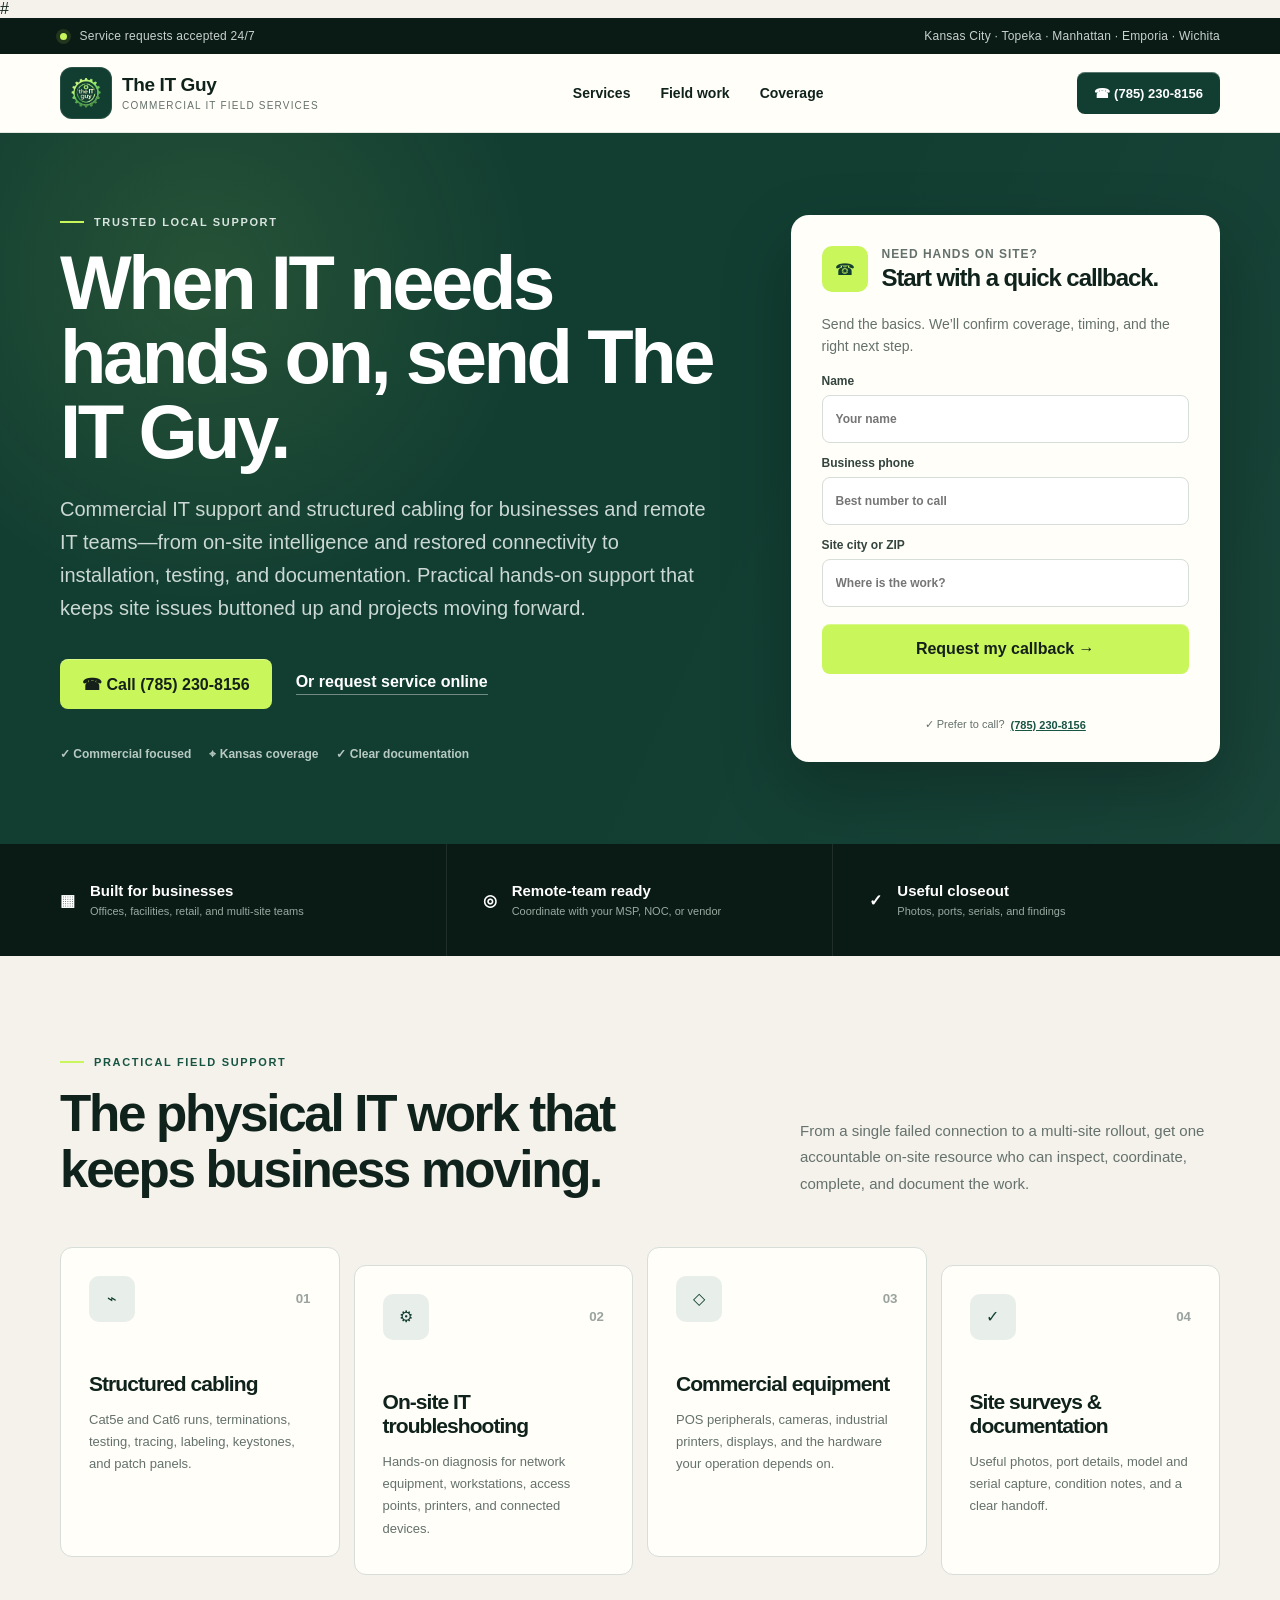
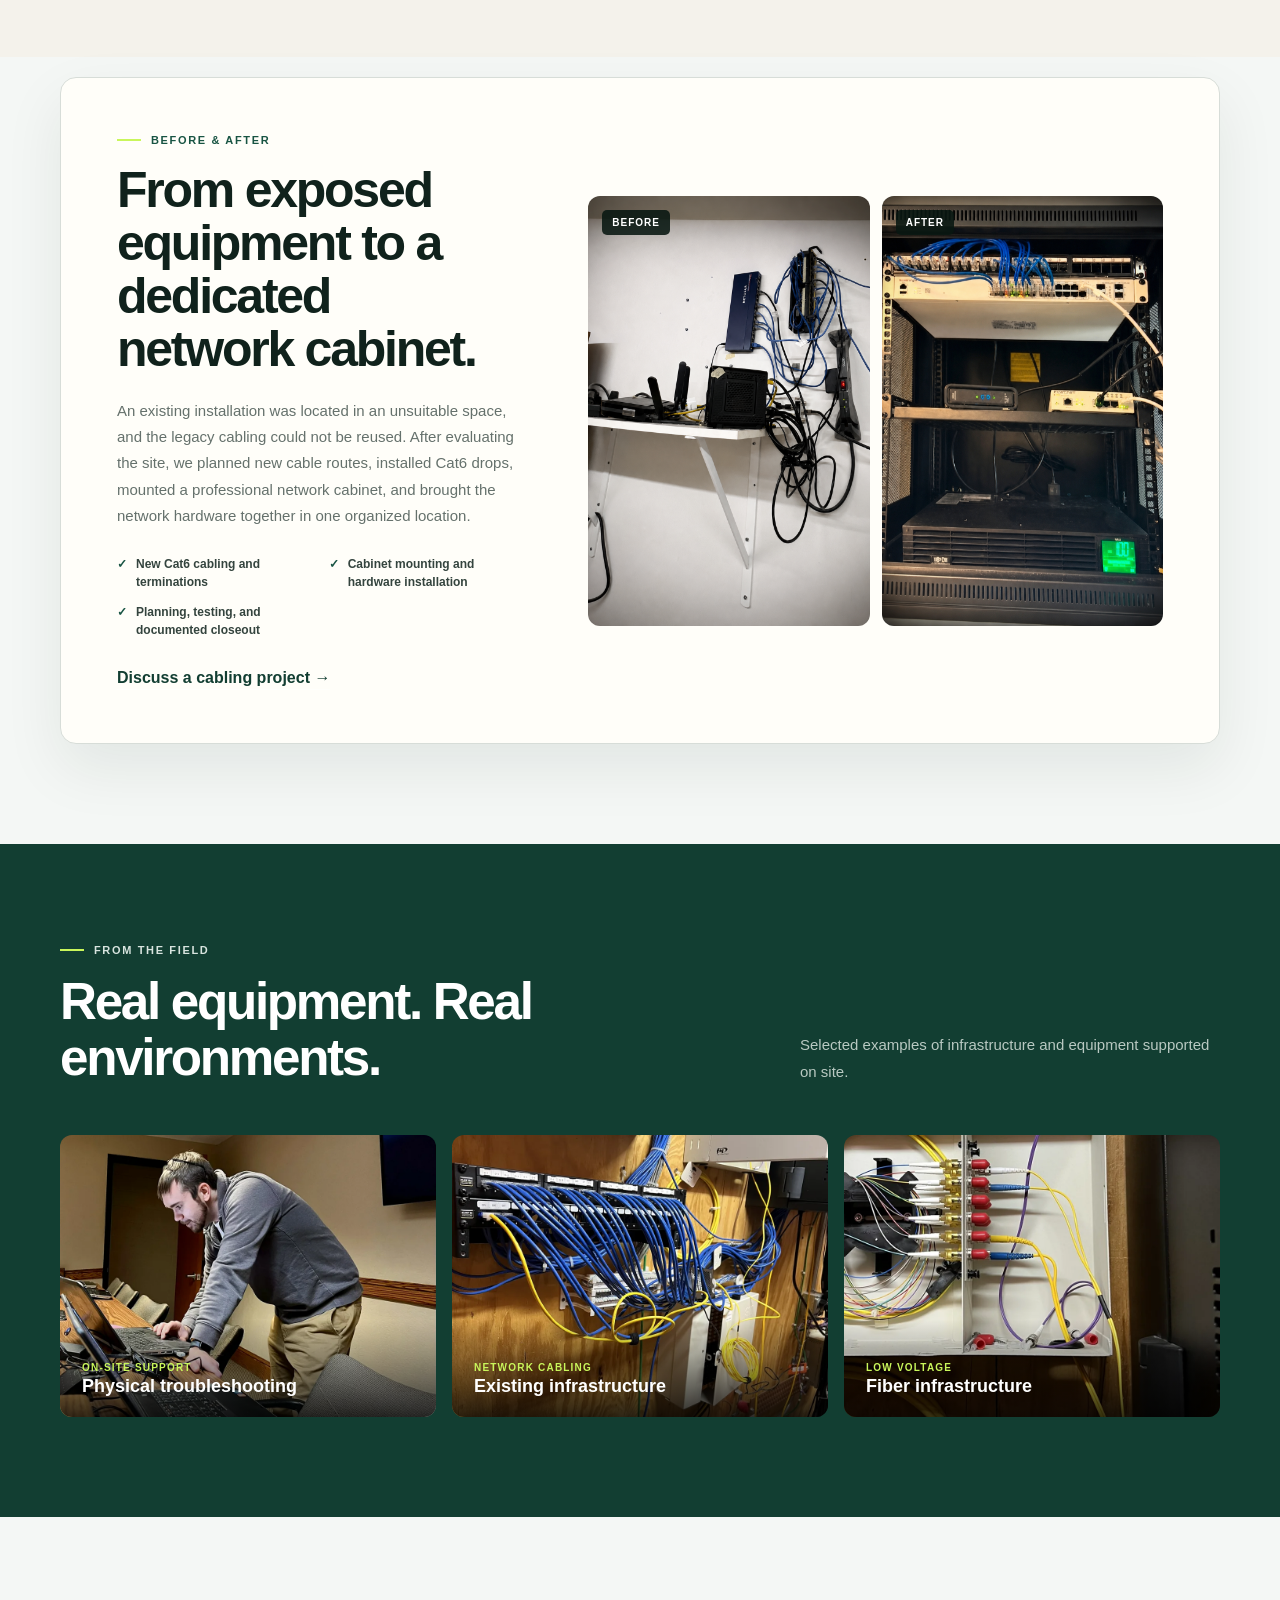
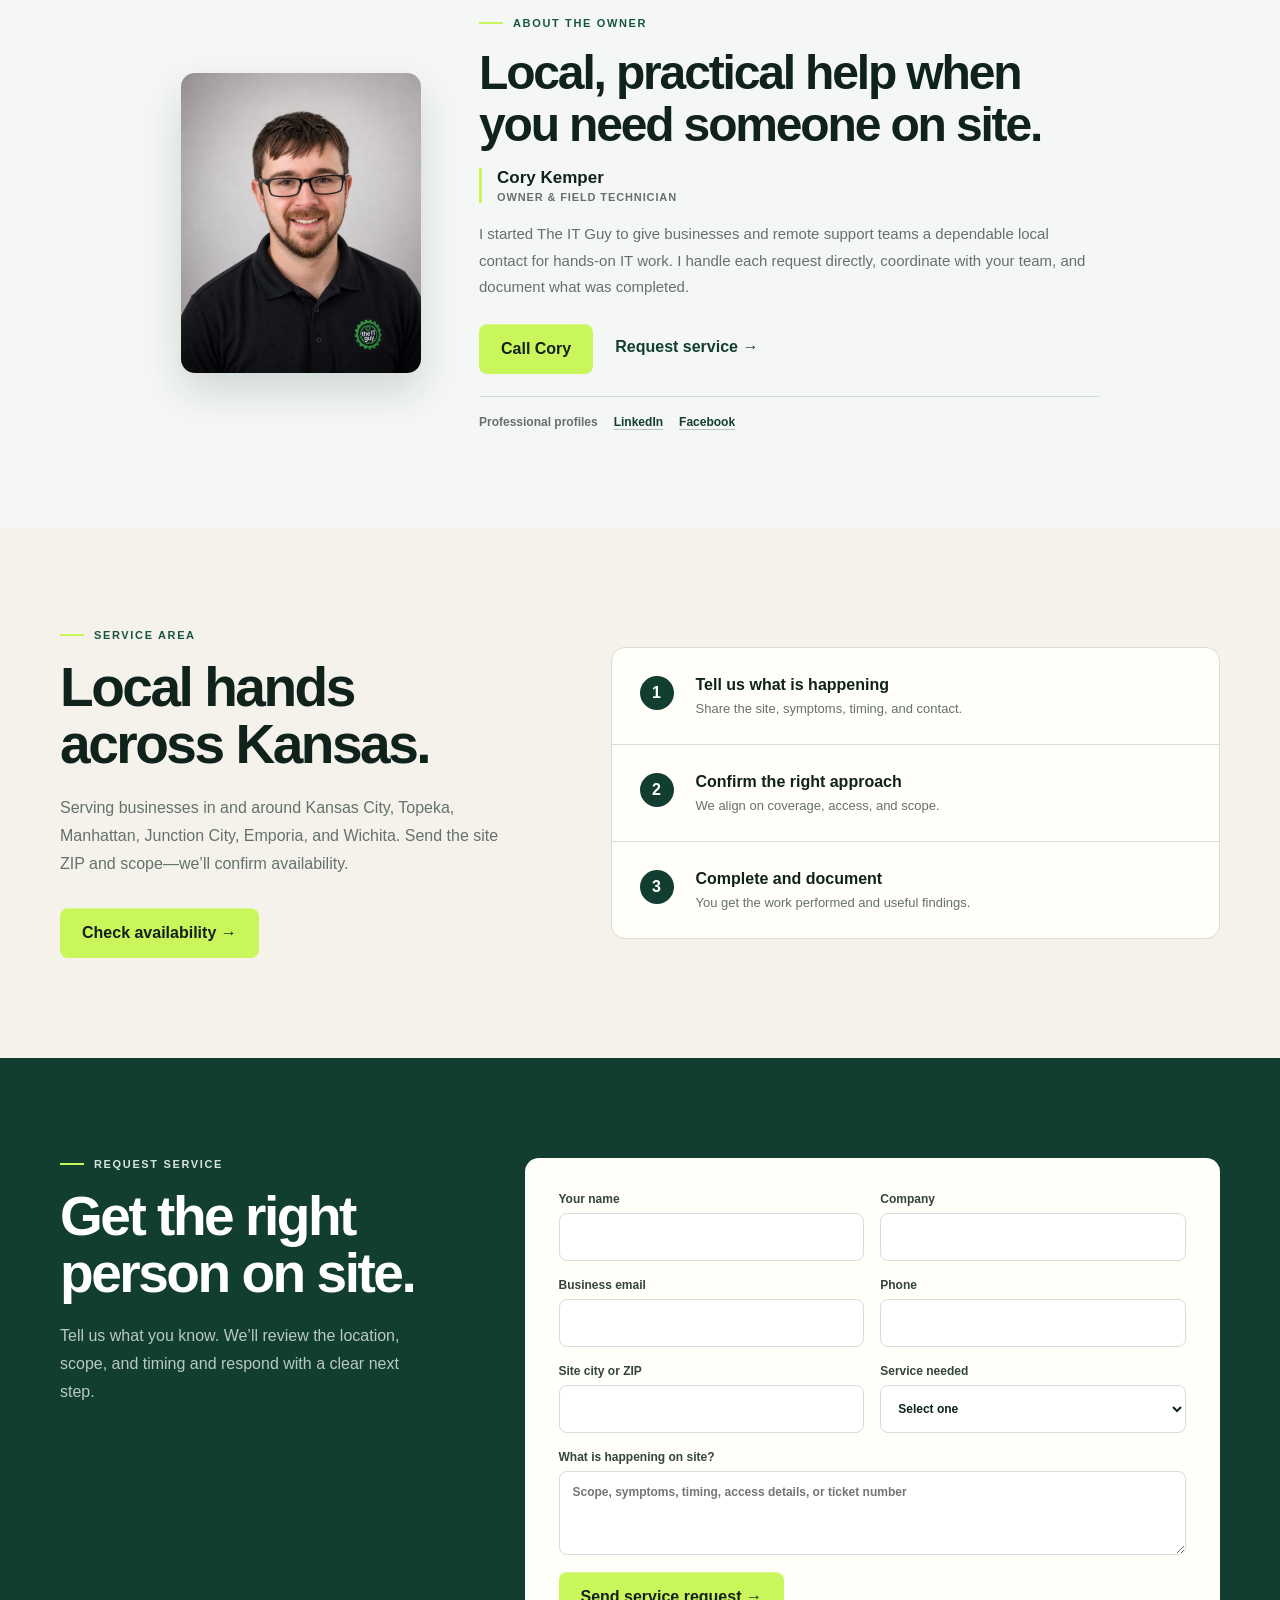
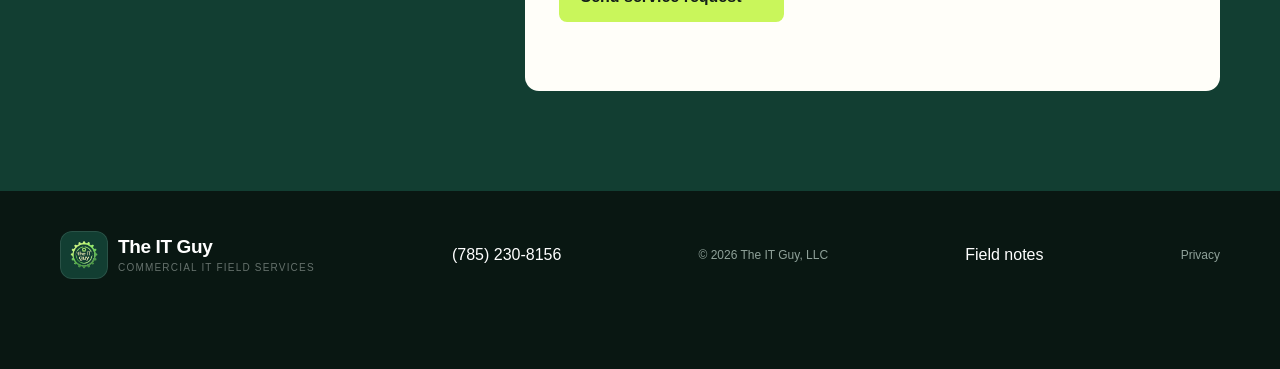
<file: index.html>
<!doctype html><html lang="en"><head>
<meta charset="utf-8"><meta name="viewport" content="width=device-width,initial-scale=1">
<title>Commercial On-Site IT Support &amp; Cabling in Kansas | The IT Guy</title>
<meta name="description" content="Commercial on-site IT support, structured cabling, hardware troubleshooting, site surveys, and clear documentation across Kansas.">
<link rel="canonical" href="https://sendtheitguy.com/"><link rel="icon" href="translogo.png">
<meta property="og:type" content="website"><meta property="og:title" content="When IT needs hands on, send The IT Guy."><meta property="og:description" content="Commercial IT support and structured cabling across Kansas."><meta property="og:url" content="https://sendtheitguy.com/"><meta property="og:image" content="https://sendtheitguy.com/og.png"><meta name="twitter:card" content="summary_large_image">
<link rel="stylesheet" href="styles.css"><link rel="stylesheet" href="photos-a.css"><link rel="stylesheet" href="photos-b.css">
#<script async src="https://www.googletagmanager.com/gtag/js?id=AW-18358813765"></script><script>window.dataLayer=window.dataLayer||[];function gtag(){dataLayer.push(arguments)}window.gtag=gtag;gtag('js',new Date());gtag('config','AW-18358813765');gtag('config','AW-18358813765/Nq10CK-Bj-wcEMWIlbJE',{'phone_conversion_number':'(620) 591-3188'});</script>
<script type="application/ld+json">{"@context":"https://schema.org","@type":"ProfessionalService","@id":"https://sendtheitguy.com/#business","name":"The IT Guy, LLC","url":"https://sendtheitguy.com","telephone":"+1-785-230-8156","areaServed":["Kansas City","Topeka","Manhattan","Junction City","Emporia","Wichita"],"description":"Commercial on-site IT support, structured cabling, hardware troubleshooting, site surveys, and documentation across Kansas."}</script>
</head><body>
<div class="topline"><div class="wrap topline-inner"><span><span class="pulse"></span> Service requests accepted 24/7</span><span class="topline-areas">Kansas City · Topeka · Manhattan · Emporia · Wichita</span></div></div>
<header class="site-header"><div class="wrap header-inner"><a class="brand" href="#top" aria-label="The IT Guy home"><img src="translogo.png" alt="" width="52" height="52"><span><strong>The IT Guy</strong><small>Commercial IT field services</small></span></a><nav aria-label="Primary navigation"><a href="#services">Services</a><a href="#field-work">Field work</a><a href="#coverage">Coverage</a></nav><a class="button button-small track-call" href="tel:+17852308156">☎ (785) 230-8156</a></div></header>
<main>
<section class="hero" id="top"><div class="wrap hero-grid"><div class="hero-copy"><p class="eyebrow"><span></span> Trusted local support</p><h1>When IT needs hands on, send The IT Guy.</h1><p class="hero-lead">Commercial IT support and structured cabling for businesses and remote IT teams—from on-site intelligence and restored connectivity to installation, testing, and documentation. Practical hands-on support that keeps site issues buttoned up and projects moving forward.</p><div class="hero-actions"><a class="button track-call" href="tel:+17852308156">☎ Call (785) 230-8156</a><a class="text-link" href="#request-service">Or request service online</a></div><div class="hero-trust"><span>✓ Commercial focused</span><span>⌖ Kansas coverage</span><span>✓ Clear documentation</span></div></div>
<aside class="lead-card" aria-label="Request a callback"><div class="lead-card-heading"><span class="icon-box">☎</span><div><p>Need hands on site?</p><h2>Start with a quick callback.</h2></div></div><p class="lead-card-copy">Send the basics. We’ll confirm coverage, timing, and the right next step.</p><form class="service-form" action="https://formspree.io/f/xbdzeonw" method="post"><label>Name<input name="name" autocomplete="name" required placeholder="Your name"></label><label>Business phone<input name="phone" type="tel" autocomplete="tel" required placeholder="Best number to call"></label><label>Site city or ZIP<input name="site_location" autocomplete="postal-code" required placeholder="Where is the work?"></label><input class="bot-field" name="_gotcha" tabindex="-1" autocomplete="off" aria-hidden="true"><input type="hidden" name="subject" value="New callback request from sendtheitguy.com"><button class="button form-button" type="submit">Request my callback →</button><p class="form-status" role="status" aria-live="polite"></p></form><p class="microcopy">✓ Prefer to call? <a class="track-call" href="tel:+17852308156">(785) 230-8156</a></p></aside></div></section>
<section class="proof-bar"><div class="wrap proof-grid"><div><b>▦</b><p><strong>Built for businesses</strong><span>Offices, facilities, retail, and multi-site teams</span></p></div><div><b>◎</b><p><strong>Remote-team ready</strong><span>Coordinate with your MSP, NOC, or vendor</span></p></div><div><b>✓</b><p><strong>Useful closeout</strong><span>Photos, ports, serials, and findings</span></p></div></div></section>
<section class="section" id="services"><div class="wrap"><div class="section-heading"><div><p class="eyebrow dark"><span></span> Practical field support</p><h2>The physical IT work that keeps business moving.</h2></div><p>From a single failed connection to a multi-site rollout, get one accountable on-site resource who can inspect, coordinate, complete, and document the work.</p></div><div class="service-grid">
<article class="service-card"><div class="service-top"><span class="icon-box pale">⌁</span><small>01</small></div><h3>Structured cabling</h3><p>Cat5e and Cat6 runs, terminations, testing, tracing, labeling, keystones, and patch panels.</p></article><article class="service-card"><div class="service-top"><span class="icon-box pale">⚙</span><small>02</small></div><h3>On-site IT troubleshooting</h3><p>Hands-on diagnosis for network equipment, workstations, access points, printers, and connected devices.</p></article><article class="service-card"><div class="service-top"><span class="icon-box pale">◇</span><small>03</small></div><h3>Commercial equipment</h3><p>POS peripherals, cameras, industrial printers, displays, and the hardware your operation depends on.</p></article><article class="service-card"><div class="service-top"><span class="icon-box pale">✓</span><small>04</small></div><h3>Site surveys &amp; documentation</h3><p>Useful photos, port details, model and serial capture, condition notes, and a clear handoff.</p></article></div></div></section>
<section class="section case-study-section" aria-labelledby="network-overhaul-title"><div class="wrap case-study-grid"><div class="case-study-copy"><p class="eyebrow dark"><span></span> Before &amp; after</p><h2 id="network-overhaul-title">From exposed equipment to a dedicated network cabinet.</h2><p>An existing installation was located in an unsuitable space, and the legacy cabling could not be reused. After evaluating the site, we planned new cable routes, installed Cat6 drops, mounted a professional network cabinet, and brought the network hardware together in one organized location.</p><ul class="case-study-facts"><li>New Cat6 cabling and terminations</li><li>Cabinet mounting and hardware installation</li><li>Planning, testing, and documented closeout</li></ul><a class="text-link dark-link" href="#request-service">Discuss a cabling project →</a></div><div class="before-after" aria-label="Network infrastructure before and after"><figure><span>Before</span><img src="network-overhaul-before-focused-v2.png" alt="Exposed network equipment in its original unsuitable location" width="1122" height="1402" loading="lazy"></figure><figure><span>After</span><img src="network-overhaul-after-focused.png" alt="Network hardware organized inside a professionally mounted cabinet" width="1122" height="1402" loading="lazy"></figure></div></div></section>
<section class="section field-section" id="field-work"><div class="wrap"><div class="section-heading light"><div><p class="eyebrow"><span></span> From the field</p><h2>Real equipment. Real environments.</h2></div><p>Selected examples of infrastructure and equipment supported on site.</p></div><div class="photo-grid"><figure class="project-card" data-photo="on-site"><div class="project-card__image" role="img" aria-label="Physical troubleshooting commercial field work"></div><figcaption><span>On-site support</span><strong>Physical troubleshooting</strong></figcaption></figure><figure class="project-card" data-photo="cabling"><div class="project-card__image" role="img" aria-label="Existing commercial network infrastructure"></div><figcaption><span>Network cabling</span><strong>Existing infrastructure</strong></figcaption></figure><figure class="project-card" data-photo="fiber"><div class="project-card__image" role="img" aria-label="Fiber infrastructure field work"></div><figcaption><span>Low voltage</span><strong>Fiber infrastructure</strong></figcaption></figure></div></div></section>
<section class="section owner-section" id="owner"><div class="wrap owner-grid"><img class="owner-photo" src="cory-kemper-owner.jpg" alt="Cory Kemper, owner of The IT Guy" width="960" height="1200" loading="lazy"><div class="owner-copy"><p class="eyebrow dark"><span></span> About the owner</p><h2>Local, practical help when you need someone on site.</h2><p class="owner-name"><strong>Cory Kemper</strong><span>Owner &amp; Field Technician</span></p><p>I started The IT Guy to give businesses and remote support teams a dependable local contact for hands-on IT work. I handle each request directly, coordinate with your team, and document what was completed.</p><div class="owner-actions"><a class="button track-call" href="tel:+17852308156">Call Cory</a><a class="text-link dark-link" href="#request-service">Request service →</a></div><p class="owner-socials"><span>Professional profiles</span><a href="https://www.linkedin.com/in/cory-kemper-9ba8a3a3/" target="_blank" rel="noopener noreferrer">LinkedIn</a><a href="https://www.facebook.com/CoryTheITGuy" target="_blank" rel="noopener noreferrer">Facebook</a></p></div></div></section>
<section class="section coverage-section" id="coverage"><div class="wrap coverage-grid"><div><p class="eyebrow dark"><span></span> Service area</p><h2>Local hands across Kansas.</h2><p>Serving businesses in and around Kansas City, Topeka, Manhattan, Junction City, Emporia, and Wichita. Send the site ZIP and scope—we’ll confirm availability.</p><a class="button" href="#request-service">Check availability →</a></div><div class="steps"><article><span>1</span><div><strong>Tell us what is happening</strong><p>Share the site, symptoms, timing, and contact.</p></div></article><article><span>2</span><div><strong>Confirm the right approach</strong><p>We align on coverage, access, and scope.</p></div></article><article><span>3</span><div><strong>Complete and document</strong><p>You get the work performed and useful findings.</p></div></article></div></div></section>
<section class="section request-section" id="request-service"><div class="wrap request-grid"><div><p class="eyebrow"><span></span> Request service</p><h2>Get the right person on site.</h2><p>Tell us what you know. We’ll review the location, scope, and timing and respond with a clear next step.</p></div><form class="full-form service-form" action="https://formspree.io/f/xbdzeonw" method="post"><div class="form-row"><label>Your name<input name="name" autocomplete="name" required></label><label>Company<input name="company" autocomplete="organization" required></label></div><div class="form-row"><label>Business email<input name="email" type="email" autocomplete="email" required></label><label>Phone<input name="phone" type="tel" autocomplete="tel" required></label></div><div class="form-row"><label>Site city or ZIP<input name="site_location" autocomplete="postal-code" required></label><label>Service needed<select name="service_type" required><option value="" selected disabled>Select one</option><option>Structured cabling or data line</option><option>On-site IT troubleshooting</option><option>Commercial equipment or peripherals</option><option>Site survey or documentation</option><option>Multi-site or ongoing support</option></select></label></div><label>What is happening on site?<textarea name="message" rows="4" required placeholder="Scope, symptoms, timing, access details, or ticket number"></textarea></label><input class="bot-field" name="_gotcha" tabindex="-1" autocomplete="off" aria-hidden="true"><input type="hidden" name="subject" value="New qualified service request from sendtheitguy.com"><button class="button" type="submit">Send service request →</button><p class="form-status" role="status" aria-live="polite"></p></form></div></section>
</main><footer><div class="wrap footer-inner"><a class="brand" href="#top"><img src="translogo.png" alt="" width="48" height="48"><span><strong>The IT Guy</strong><small>Commercial IT field services</small></span></a><a class="track-call" href="tel:+17852308156">(785) 230-8156</a><p>© 2026 The IT Guy, LLC</p><a href="field-notes.html">Field notes</a><a href="privacy.html">Privacy</a></div></footer><div class="mobile-cta"><a class="button button-call track-call" href="tel:+16205913188">☎ Call now</a><a class="button button-request" href="#request-service">Request service</a></div><script src="script.js" defer></script></body></html>
</file>
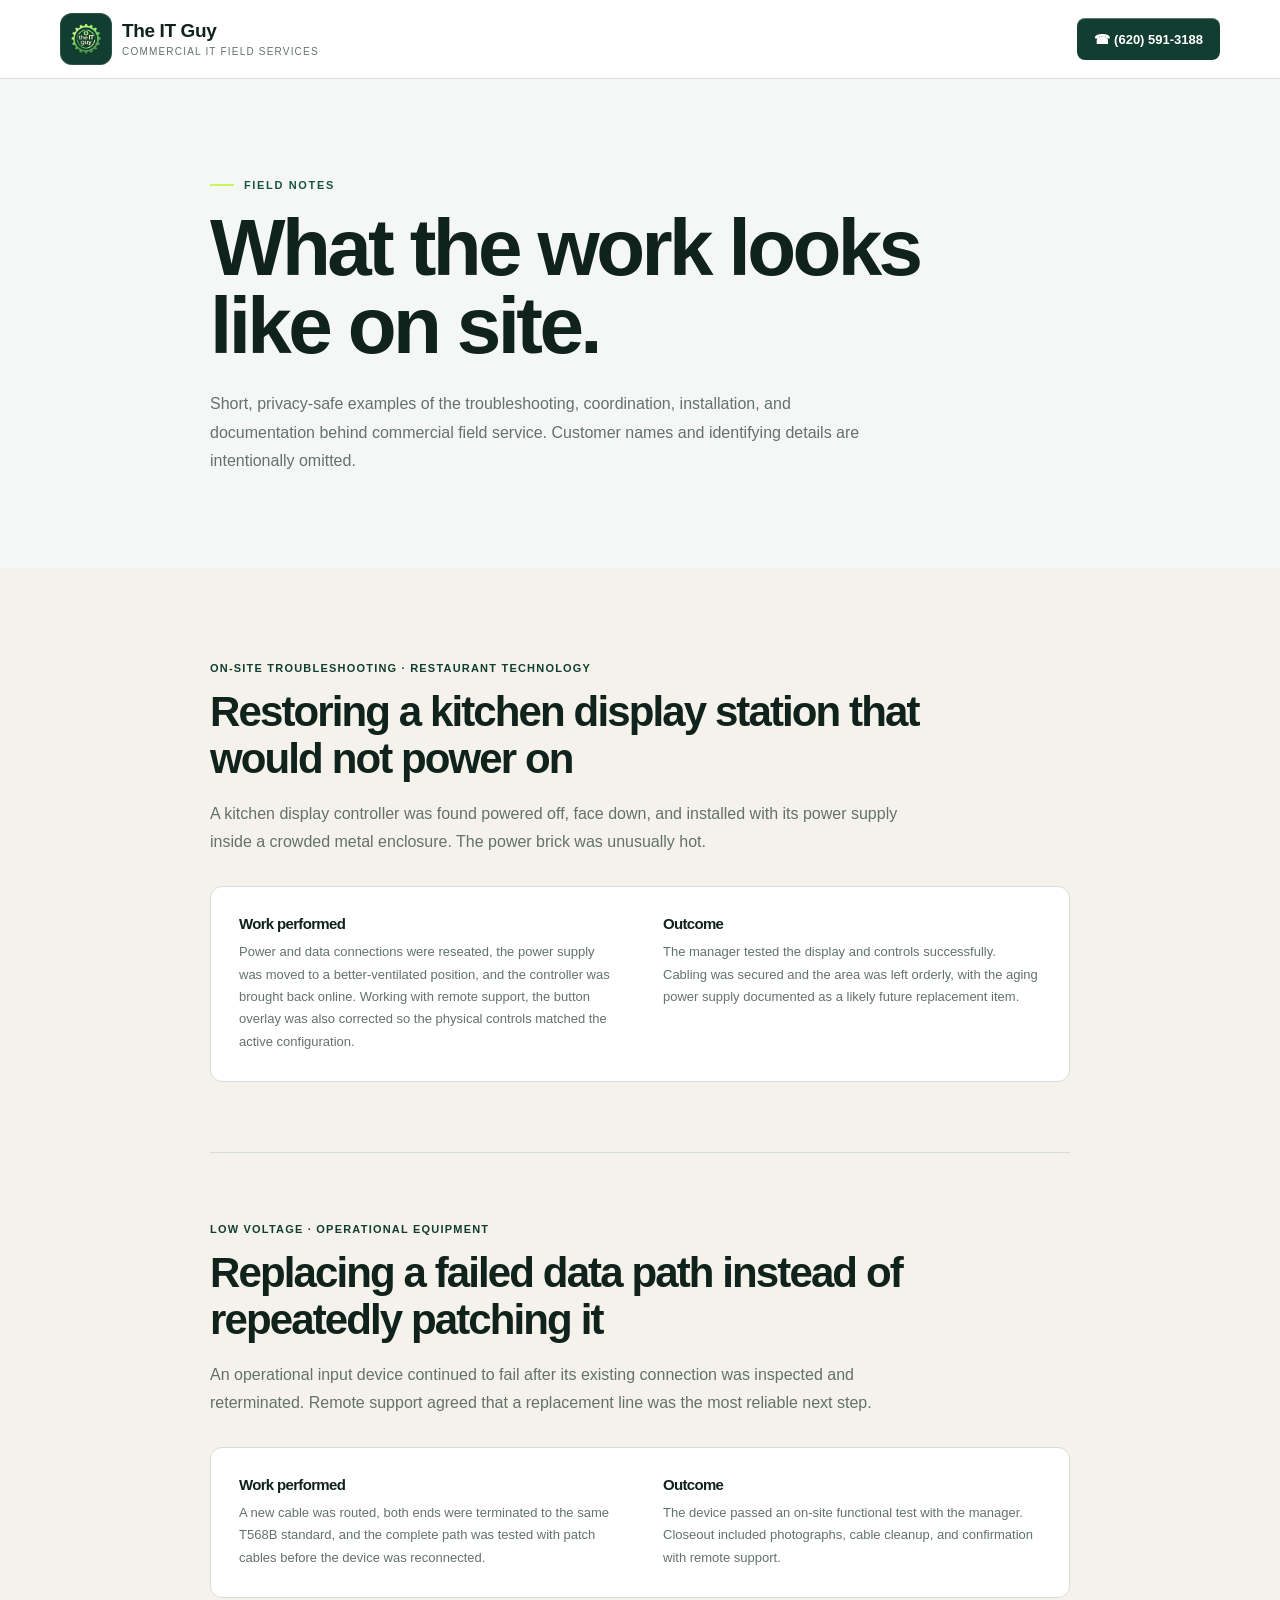
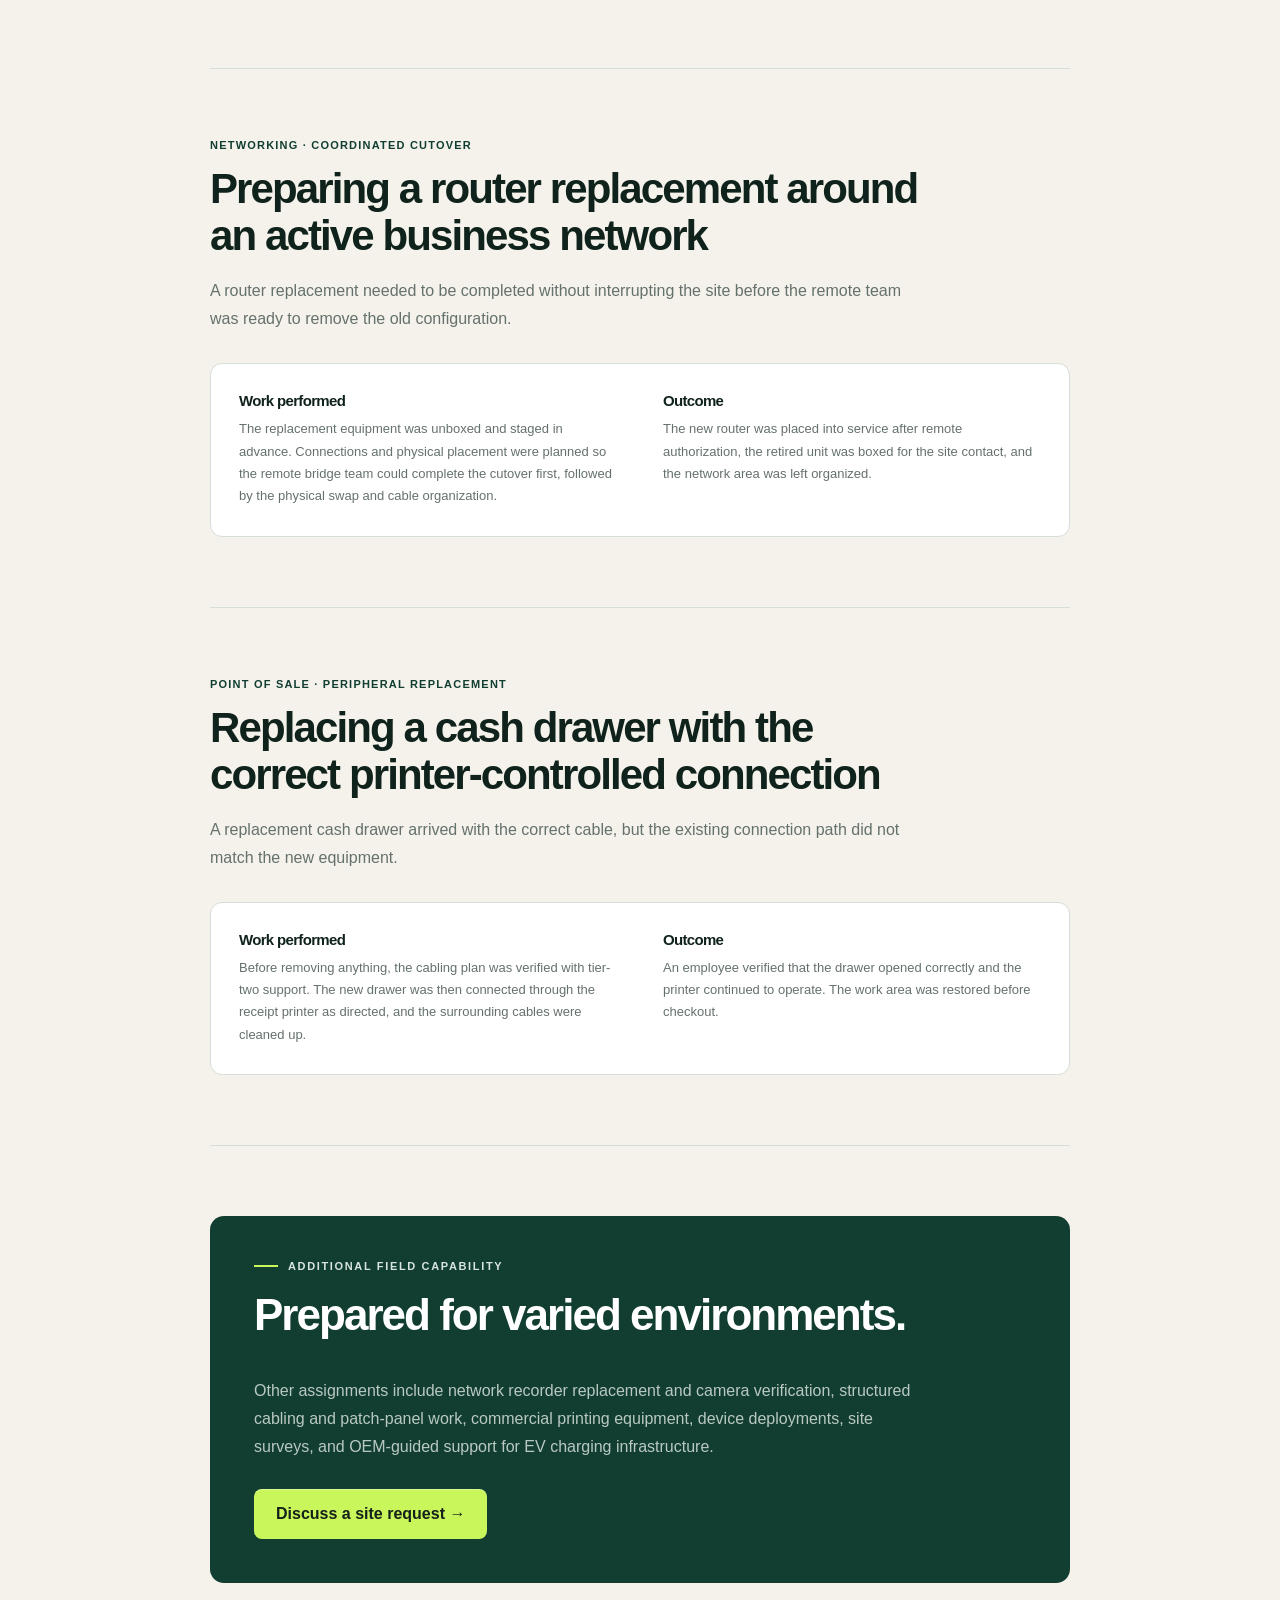
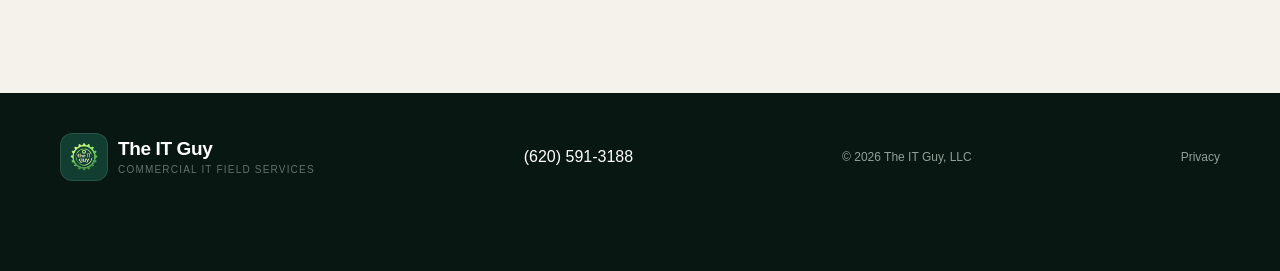
<file: field-notes.html>
<!doctype html>
<html lang="en">
<head>
  <meta charset="utf-8">
  <meta name="viewport" content="width=device-width,initial-scale=1">
  <title>Field Notes | Commercial IT Work in Kansas | The IT Guy</title>
  <meta name="description" content="Selected field notes from commercial IT support, structured cabling, network cutovers, point-of-sale troubleshooting, and equipment service across Kansas.">
  <link rel="canonical" href="https://sendtheitguy.com/field-notes.html">
  <link rel="icon" href="translogo.png">
  <link rel="stylesheet" href="styles.css">
  <script async src="https://www.googletagmanager.com/gtag/js?id=AW-18358813765"></script>
  <script>window.dataLayer=window.dataLayer||[];function gtag(){dataLayer.push(arguments)}window.gtag=gtag;gtag('js',new Date());gtag('config','AW-18358813765');gtag('config','AW-18358813765/Nq10CK-Bj-wcEMWIlbJE',{'phone_conversion_number':'(620) 591-3188'});</script>
</head>
<body class="notes-page">
  <header class="notes-header"><div class="wrap header-inner"><a class="brand" href="index.html"><img src="translogo.png" alt="" width="52" height="52"><span><strong>The IT Guy</strong><small>Commercial IT field services</small></span></a><a class="button button-small track-call" href="tel:+16205913188">☎ (620) 591-3188</a></div></header>
  <main>
    <section class="notes-intro"><div class="notes-wrap"><p class="eyebrow dark"><span></span> Field notes</p><h1>What the work looks like on site.</h1><p>Short, privacy-safe examples of the troubleshooting, coordination, installation, and documentation behind commercial field service. Customer names and identifying details are intentionally omitted.</p></div></section>
    <section class="notes-list"><div class="notes-wrap">
      <article class="field-note" id="kitchen-display"><p class="note-kicker">On-site troubleshooting · Restaurant technology</p><h2>Restoring a kitchen display station that would not power on</h2><p class="note-summary">A kitchen display controller was found powered off, face down, and installed with its power supply inside a crowded metal enclosure. The power brick was unusually hot.</p><div class="note-details"><div><h3>Work performed</h3><p>Power and data connections were reseated, the power supply was moved to a better-ventilated position, and the controller was brought back online. Working with remote support, the button overlay was also corrected so the physical controls matched the active configuration.</p></div><div><h3>Outcome</h3><p>The manager tested the display and controls successfully. Cabling was secured and the area was left orderly, with the aging power supply documented as a likely future replacement item.</p></div></div></article>
      <article class="field-note" id="data-line"><p class="note-kicker">Low voltage · Operational equipment</p><h2>Replacing a failed data path instead of repeatedly patching it</h2><p class="note-summary">An operational input device continued to fail after its existing connection was inspected and reterminated. Remote support agreed that a replacement line was the most reliable next step.</p><div class="note-details"><div><h3>Work performed</h3><p>A new cable was routed, both ends were terminated to the same T568B standard, and the complete path was tested with patch cables before the device was reconnected.</p></div><div><h3>Outcome</h3><p>The device passed an on-site functional test with the manager. Closeout included photographs, cable cleanup, and confirmation with remote support.</p></div></div></article>
      <article class="field-note" id="network-cutover"><p class="note-kicker">Networking · Coordinated cutover</p><h2>Preparing a router replacement around an active business network</h2><p class="note-summary">A router replacement needed to be completed without interrupting the site before the remote team was ready to remove the old configuration.</p><div class="note-details"><div><h3>Work performed</h3><p>The replacement equipment was unboxed and staged in advance. Connections and physical placement were planned so the remote bridge team could complete the cutover first, followed by the physical swap and cable organization.</p></div><div><h3>Outcome</h3><p>The new router was placed into service after remote authorization, the retired unit was boxed for the site contact, and the network area was left organized.</p></div></div></article>
      <article class="field-note" id="pos-hardware"><p class="note-kicker">Point of sale · Peripheral replacement</p><h2>Replacing a cash drawer with the correct printer-controlled connection</h2><p class="note-summary">A replacement cash drawer arrived with the correct cable, but the existing connection path did not match the new equipment.</p><div class="note-details"><div><h3>Work performed</h3><p>Before removing anything, the cabling plan was verified with tier-two support. The new drawer was then connected through the receipt printer as directed, and the surrounding cables were cleaned up.</p></div><div><h3>Outcome</h3><p>An employee verified that the drawer opened correctly and the printer continued to operate. The work area was restored before checkout.</p></div></div></article>
      <aside class="capability-note"><p class="eyebrow"><span></span> Additional field capability</p><h2>Prepared for varied environments.</h2><p>Other assignments include network recorder replacement and camera verification, structured cabling and patch-panel work, commercial printing equipment, device deployments, site surveys, and OEM-guided support for EV charging infrastructure.</p><a class="button" href="index.html#request-service">Discuss a site request →</a></aside>
    </div></section>
  </main>
  <footer><div class="wrap footer-inner"><a class="brand" href="index.html"><img src="translogo.png" alt="" width="48" height="48"><span><strong>The IT Guy</strong><small>Commercial IT field services</small></span></a><a class="track-call" href="tel:+16205913188">(620) 591-3188</a><p>© 2026 The IT Guy, LLC</p><a href="privacy.html">Privacy</a></div></footer>
  <script src="script.js" defer></script>
</body>
</html>
</file>
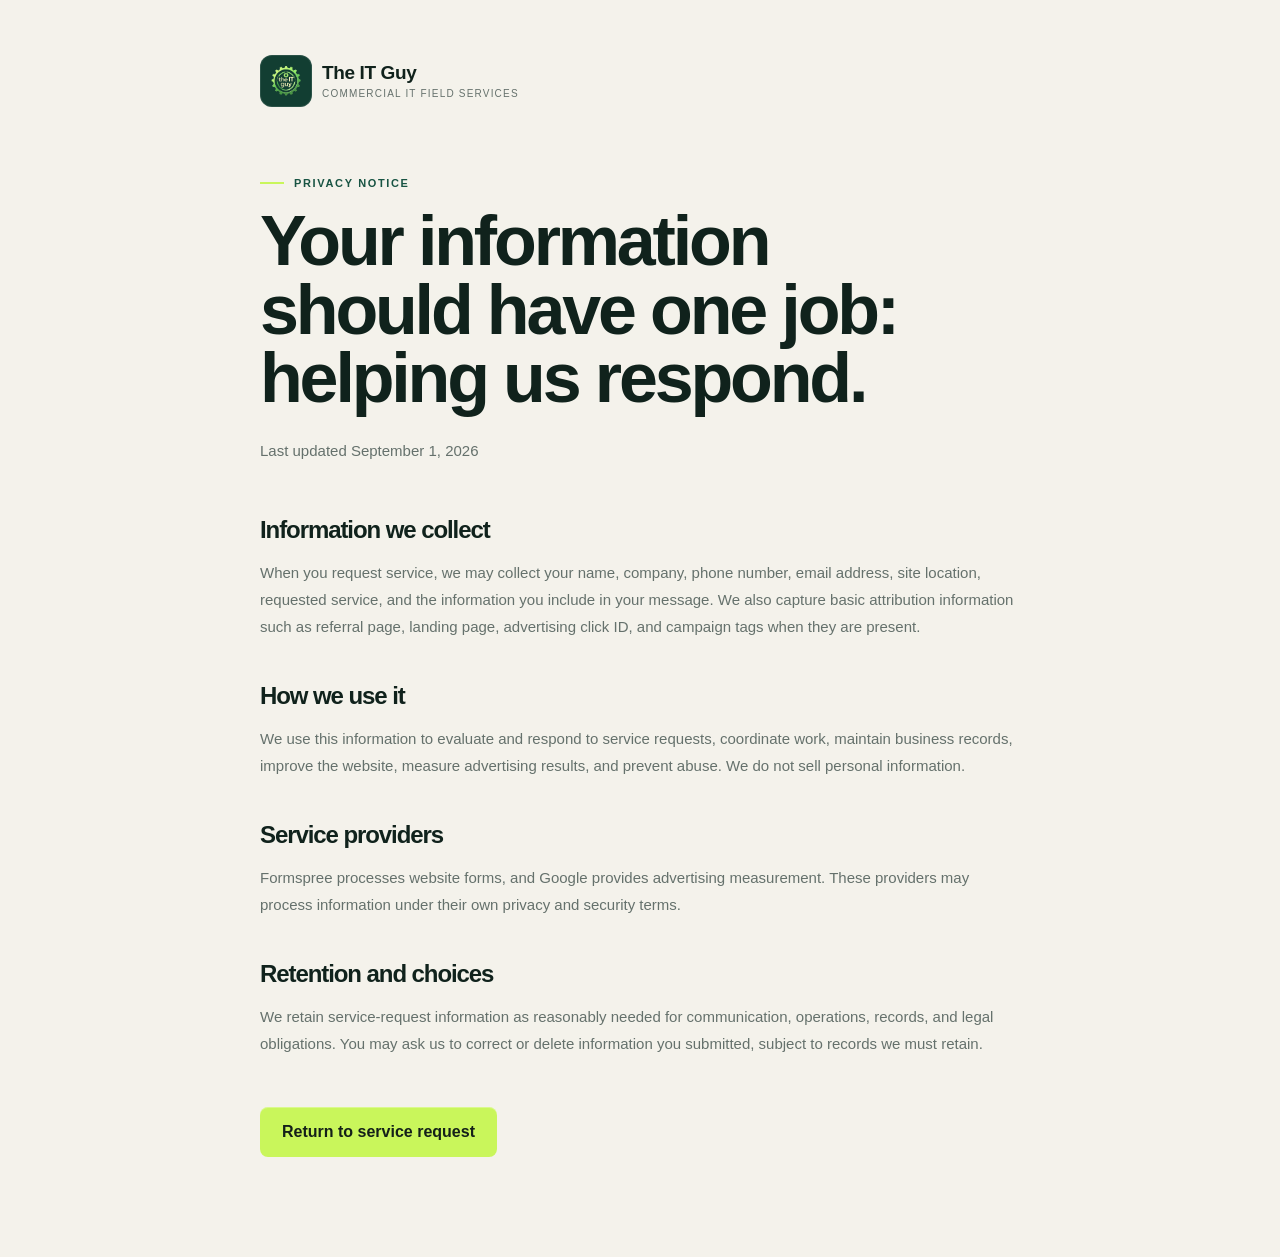
<file: privacy.html>
<!doctype html><html lang="en"><head><meta charset="utf-8"><meta name="viewport" content="width=device-width,initial-scale=1"><title>Privacy Notice | The IT Guy</title><meta name="description" content="How The IT Guy handles website and service-request information."><link rel="icon" href="translogo.png"><link rel="stylesheet" href="styles.css"></head><body><main class="legal-page"><div class="legal-wrap"><a class="brand" href="index.html"><img src="translogo.png" alt="" width="52" height="52"><span><strong>The IT Guy</strong><small>Commercial IT field services</small></span></a><p class="eyebrow dark"><span></span> Privacy notice</p><h1>Your information should have one job: helping us respond.</h1><p class="legal-updated">Last updated September 1, 2026</p><h2>Information we collect</h2><p>When you request service, we may collect your name, company, phone number, email address, site location, requested service, and the information you include in your message. We also capture basic attribution information such as referral page, landing page, advertising click ID, and campaign tags when they are present.</p><h2>How we use it</h2><p>We use this information to evaluate and respond to service requests, coordinate work, maintain business records, improve the website, measure advertising results, and prevent abuse. We do not sell personal information.</p><h2>Service providers</h2><p>Formspree processes website forms, and Google provides advertising measurement. These providers may process information under their own privacy and security terms.</p><h2>Retention and choices</h2><p>We retain service-request information as reasonably needed for communication, operations, records, and legal obligations. You may ask us to correct or delete information you submitted, subject to records we must retain.</p><a class="button" href="index.html#request-service">Return to service request</a></div></main></body></html>
</file>
<file: styles.css>
:root { --ink:#10221c; --green:#123e32; --green-2:#185443; --lime:#c9f65b; --paper:#f4f2eb; --white:#fffef9; --muted:#65716c; --line:#d7ddd8; --radius:14px; --font-body:Arial,sans-serif; --font-display:Arial,sans-serif; }
*{box-sizing:border-box} html{scroll-behavior:smooth} body{margin:0;background:var(--paper);color:var(--ink);font-family:var(--font-body),Arial,sans-serif} a{color:inherit;text-decoration:none} button,input,select,textarea{font:inherit}.wrap{width:min(1160px,calc(100% - 40px));margin-inline:auto}
.topline{background:#0a1a15;color:#c8d2ce;font-size:12px;letter-spacing:.02em}.topline-inner{min-height:36px;display:flex;align-items:center;justify-content:space-between;gap:20px}.pulse{display:inline-block;width:7px;height:7px;border-radius:50%;background:var(--lime);box-shadow:0 0 0 4px rgb(201 246 91/12%);margin-right:9px}
.site-header{background:rgb(255 254 249/94%);border-bottom:1px solid rgb(16 34 28/10%);position:sticky;top:0;z-index:20;backdrop-filter:blur(12px)}.header-inner{height:78px;display:flex;align-items:center;justify-content:space-between;gap:30px}.brand{display:inline-flex;align-items:center;gap:10px}.brand img{object-fit:contain;padding:4px;border-radius:12px;background:var(--green);box-shadow:0 0 0 1px rgb(255 255 255/10%) inset}.brand span{display:flex;flex-direction:column;line-height:1.1}.brand strong{font-family:var(--font-display);font-size:19px;letter-spacing:-.02em}.brand small{margin-top:4px;color:var(--muted);font-size:10px;text-transform:uppercase;letter-spacing:.12em}nav{display:flex;gap:30px;font-size:14px;font-weight:600}nav a:hover,.text-link:hover{color:var(--green-2)}
.button{display:inline-flex;align-items:center;justify-content:center;gap:9px;min-height:50px;padding:0 22px;border:0;border-radius:8px;background:var(--lime);color:#142019;font-weight:800;cursor:pointer;box-shadow:0 1px 0 rgb(255 255 255/30%) inset;transition:transform .2s ease,background .2s ease}.button:hover{transform:translateY(-2px);background:#d4ff66}.button:disabled{opacity:.65;cursor:wait;transform:none}.button-small{min-height:42px;padding-inline:17px;font-size:13px;background:var(--green);color:white}
.hero{position:relative;overflow:hidden;background:var(--green);color:white}.hero:before{content:'';position:absolute;inset:0;background:radial-gradient(circle at 16% 20%,rgb(201 246 91/11%),transparent 27%),linear-gradient(115deg,transparent 55%,rgb(255 255 255/3%));pointer-events:none}.hero-grid{position:relative;display:grid;grid-template-columns:minmax(0,1.15fr) minmax(360px,.75fr);gap:72px;align-items:center;padding-block:82px}.eyebrow{display:flex;align-items:center;gap:10px;margin:0 0 18px;color:#d8e4df;font-size:11px;font-weight:800;letter-spacing:.15em;text-transform:uppercase}.eyebrow span{display:inline-block;width:24px;height:2px;background:var(--lime)}.eyebrow.dark{color:var(--green-2)}h1,h2,h3{font-family:var(--font-display),Arial,sans-serif;margin-top:0;letter-spacing:-.045em}h1{max-width:720px;margin-bottom:24px;font-size:clamp(44px,6.3vw,76px);line-height:.98}.hero-lead{max-width:650px;margin:0;color:#cbd8d3;font-size:clamp(17px,2vw,20px);line-height:1.65}.hero-actions{display:flex;align-items:center;gap:24px;margin-top:34px}.text-link{padding-bottom:3px;border-bottom:1px solid rgb(255 255 255/40%);color:white;font-weight:700}.hero-trust{display:flex;flex-wrap:wrap;gap:18px;margin-top:38px;color:#b8c9c2;font-size:12px;font-weight:700}.hero-trust span{display:flex;align-items:center;gap:7px}.hero-trust svg{color:var(--lime)}
.lead-card{border:1px solid rgb(255 255 255/13%);border-radius:18px;padding:30px;background:var(--white);color:var(--ink);box-shadow:0 28px 70px rgb(0 0 0/24%)}.lead-card-heading{display:flex;align-items:center;gap:14px}.lead-card-heading p{margin:0 0 3px;color:var(--muted);font-size:12px;font-weight:700;text-transform:uppercase;letter-spacing:.08em}.lead-card h2{margin:0;font-size:24px}.icon-box{display:grid;place-items:center;flex:0 0 auto;width:46px;height:46px;border-radius:10px;background:var(--lime);color:var(--green)}.icon-box.pale{background:#e8eee9}.lead-card-copy{margin:22px 0 17px;color:var(--muted);font-size:14px;line-height:1.55}label{display:grid;gap:7px;color:#34443e;font-size:12px;font-weight:750}input,select,textarea{width:100%;border:1px solid var(--line);border-radius:8px;background:white;color:var(--ink);outline:none}input,select{height:48px;padding:0 13px}textarea{resize:vertical;padding:13px}input:focus,select:focus,textarea:focus{border-color:var(--green-2);box-shadow:0 0 0 3px rgb(24 84 67/10%)}.lead-card form{display:grid;gap:13px}.form-button{width:100%;margin-top:4px}.bot-field{position:absolute;left:-9999px;width:1px;height:1px}.form-status{min-height:18px;margin:0;color:var(--green-2);font-size:12px;font-weight:700}.form-status.error{color:#a32929}.microcopy{display:flex;align-items:center;justify-content:center;gap:6px;margin:13px 0 0;color:var(--muted);font-size:11px}.microcopy a{color:var(--green-2);font-weight:800;text-decoration:underline}
.proof-bar{background:#0a1a15;color:white}.proof-grid{display:grid;grid-template-columns:repeat(3,1fr)}.proof-grid>div{display:flex;align-items:center;gap:15px;min-height:112px;padding:22px 36px;border-right:1px solid rgb(255 255 255/9%)}.proof-grid>div:first-child{padding-left:0}.proof-grid>div:last-child{border:0}.proof-grid svg{flex:0 0 auto;color:var(--lime)}.proof-grid p{display:grid;gap:5px;margin:0}.proof-grid strong{font-family:var(--font-display);font-size:15px}.proof-grid span{color:#98aaa2;font-size:11px;line-height:1.4}
.section{padding-block:100px}.section-heading{display:grid;grid-template-columns:1.1fr .7fr;gap:80px;align-items:end;margin-bottom:50px}.section-heading h2{max-width:680px;margin-bottom:0;font-size:clamp(34px,4vw,52px);line-height:1.08}.section-heading>p{margin:0;color:var(--muted);font-size:15px;line-height:1.75}.service-grid{display:grid;grid-template-columns:repeat(4,1fr);gap:14px}.service-card{min-height:310px;padding:28px;border:1px solid var(--line);border-radius:12px;background:var(--white)}.service-card:nth-child(even){transform:translateY(18px)}.service-top{display:flex;align-items:center;justify-content:space-between}.service-top small{color:#9aa39f;font-weight:800}.service-card h3{margin:50px 0 13px;font-size:21px;line-height:1.15}.service-card p{margin:0;color:var(--muted);font-size:13px;line-height:1.7}
.case-study-section{padding-top:20px;background:#f4f7f5}.case-study-grid{display:grid;grid-template-columns:minmax(0,.82fr) minmax(520px,1.18fr);gap:72px;align-items:center;padding:56px;border:1px solid var(--line);border-radius:16px;background:var(--white);box-shadow:0 24px 60px rgb(9 35 27/8%)}.case-study-copy h2{margin-bottom:22px;font-size:clamp(34px,4vw,50px);line-height:1.06}.case-study-copy>p:not(.eyebrow){margin:0;color:var(--muted);font-size:15px;line-height:1.75}.case-study-facts{display:grid;grid-template-columns:1fr 1fr;gap:12px 24px;margin:26px 0 30px;padding:0;list-style:none}.case-study-facts li{position:relative;padding-left:19px;color:#34443e;font-size:12px;font-weight:750;line-height:1.5}.case-study-facts li:before{content:'✓';position:absolute;left:0;color:var(--green-2);font-weight:900}.before-after{display:grid;grid-template-columns:1fr 1fr;gap:12px}.before-after figure{position:relative;margin:0;overflow:hidden;border-radius:12px;background:#dfe5e1}.before-after img{display:block;width:100%;height:430px;object-fit:cover}.before-after figure:first-child img{object-position:center}.before-after figure:last-child img{object-position:center top}.before-after span{position:absolute;z-index:2;top:14px;left:14px;padding:7px 10px;border-radius:5px;background:rgb(9 23 18/88%);color:white;font-size:10px;font-weight:900;letter-spacing:.1em;text-transform:uppercase}
.field-section{background:var(--green);color:white}.section-heading.light>p{color:#b9c9c2}.photo-grid{display:grid;grid-template-columns:repeat(3,1fr);gap:16px}.project-card{position:relative;min-width:0;margin:0;overflow:hidden;border-radius:12px;background:#23483c}.project-card__image{aspect-ratio:4/3;background-position:center;background-size:cover;transition:transform .5s ease}.project-card:hover .project-card__image{transform:scale(1.035)}.project-card figcaption{position:absolute;inset:auto 0 0;display:grid;gap:3px;padding:42px 22px 20px;background:linear-gradient(transparent,rgb(0 0 0/80%))}.project-card figcaption span{color:var(--lime);font-size:10px;font-weight:800;text-transform:uppercase;letter-spacing:.12em}.project-card figcaption strong{font-family:var(--font-display);font-size:18px}
.owner-section{background:#f4f7f5}.owner-grid{display:grid;grid-template-columns:240px minmax(0,620px);gap:58px;align-items:center;justify-content:center}.owner-photo{display:block;width:240px;height:300px;object-fit:cover;object-position:center 34%;border-radius:14px;box-shadow:0 18px 42px rgb(9 35 27/15%)}.owner-copy h2{margin-bottom:18px;font-size:clamp(32px,3.8vw,48px);line-height:1.08}.owner-name{display:grid;gap:3px;margin:0 0 18px;padding-left:15px;border-left:3px solid var(--lime)}.owner-name strong{font-family:var(--font-display);font-size:17px}.owner-name span{color:var(--muted);font-size:11px;font-weight:700;text-transform:uppercase;letter-spacing:.08em}.owner-copy>p:not(.eyebrow,.owner-name,.owner-socials){margin-bottom:24px;color:var(--muted);font-size:15px;line-height:1.75}.owner-actions{display:flex;align-items:center;gap:22px}.dark-link{color:var(--green)}.owner-socials{display:flex;align-items:center;gap:16px;margin:22px 0 0!important;padding-top:18px;border-top:1px solid var(--line);font-size:12px!important}.owner-socials span{color:var(--muted);font-weight:700}.owner-socials a{color:var(--green);font-weight:800;text-decoration:underline;text-decoration-color:rgb(19 75 59/28%);text-underline-offset:3px}
@media(max-width:700px){.owner-grid{grid-template-columns:1fr;gap:30px;justify-items:start}.owner-photo{width:160px;height:200px}.owner-actions{align-items:flex-start;flex-direction:column;gap:16px}}
.coverage-grid{display:grid;grid-template-columns:.85fr 1.15fr;gap:100px;align-items:center}.coverage-grid h2,.request-grid h2{margin-bottom:20px;font-size:clamp(36px,4.3vw,56px);line-height:1.04}.coverage-grid>div>p:not(.eyebrow),.request-grid>div>p:not(.eyebrow){margin:0 0 30px;color:var(--muted);line-height:1.75}.steps{overflow:hidden;border:1px solid var(--line);border-radius:14px;background:var(--white)}.steps article{display:flex;gap:22px;padding:28px;border-bottom:1px solid var(--line)}.steps article:last-child{border:0}.steps article>span{display:grid;place-items:center;flex:0 0 auto;width:34px;height:34px;border-radius:50%;background:var(--green);color:white;font-weight:800}.steps strong{font-family:var(--font-display)}.steps p{margin:7px 0 0;color:var(--muted);font-size:13px}
.request-section{background:var(--green);color:white}.request-grid{display:grid;grid-template-columns:.7fr 1.3fr;gap:90px;align-items:start}.request-grid>div>p:not(.eyebrow){color:#b9c9c2}.full-form{display:grid;gap:17px;padding:34px;border-radius:14px;background:var(--white);color:var(--ink)}.form-row{display:grid;grid-template-columns:1fr 1fr;gap:16px}.full-form .button{justify-self:start}footer{background:#091712;color:white;padding:40px 0 90px}.footer-inner{display:flex;align-items:center;justify-content:space-between;gap:30px}.footer-inner p,.footer-inner>a:last-child{color:#8fa199;font-size:12px}.mobile-cta{display:none}
.legal-page{min-height:100vh;padding:55px 0 100px;background:var(--paper)}.legal-wrap{width:min(760px,calc(100% - 40px));margin:auto}.legal-wrap>.brand{margin-bottom:70px}.legal-wrap h1{font-size:clamp(42px,7vw,70px)}.legal-wrap h2{margin:42px 0 10px;font-size:24px}.legal-wrap>p:not(.eyebrow){color:var(--muted);font-size:15px;line-height:1.8}.legal-updated{margin-bottom:52px}.legal-wrap>.button{margin-top:35px}
.notes-page{background:var(--paper)}.notes-header{border-bottom:1px solid var(--line);background:white}.notes-wrap{width:min(860px,calc(100% - 40px));margin:auto}.notes-intro{padding:100px 0 76px;background:#f4f7f5}.notes-intro h1{max-width:760px;margin-bottom:24px;font-size:clamp(48px,7vw,80px);line-height:.98}.notes-intro>div>p:last-child{max-width:680px;color:var(--muted);font-size:16px;line-height:1.8}.notes-list{padding:24px 0 110px}.field-note{padding:70px 0;border-bottom:1px solid var(--line)}.note-kicker{margin:0 0 14px;color:var(--green);font-size:11px;font-weight:900;letter-spacing:.11em;text-transform:uppercase}.field-note h2{max-width:730px;margin-bottom:18px;font-size:clamp(28px,4vw,42px);line-height:1.12}.note-summary{max-width:720px;color:var(--muted);font-size:16px;line-height:1.75}.note-details{display:grid;grid-template-columns:1fr 1fr;gap:46px;margin-top:30px;padding:28px;border:1px solid var(--line);border-radius:12px;background:white}.note-details h3{margin:0 0 9px;font-size:15px}.note-details p{margin:0;color:var(--muted);font-size:13px;line-height:1.72}.capability-note{margin-top:70px;padding:44px;border-radius:14px;background:var(--green);color:white}.capability-note h2{font-size:clamp(30px,4vw,44px)}.capability-note>p:not(.eyebrow){max-width:680px;color:#b9c9c2;line-height:1.75}.capability-note .button{margin-top:12px}
@media(max-width:640px){.notes-intro{padding:70px 0 54px}.field-note{padding:52px 0}.note-details{grid-template-columns:1fr;gap:26px;padding:22px}.capability-note{padding:28px}.notes-page footer{padding-bottom:40px}}
@media(max-width:900px){nav{display:none}.hero-grid{grid-template-columns:1fr;gap:44px}.service-grid{grid-template-columns:1fr 1fr}.service-card:nth-child(even){transform:none}.proof-grid>div{padding-inline:18px}.case-study-grid{grid-template-columns:1fr;gap:44px;padding:38px}.coverage-grid,.request-grid{grid-template-columns:1fr;gap:46px}}
@media(max-width:640px){.wrap{width:min(100% - 28px,1160px)}.topline-areas,.button-small{display:none}.header-inner{height:68px}.brand img{width:44px;height:44px}.hero-grid{padding-block:56px}h1{font-size:46px}.hero-actions{align-items:stretch;flex-direction:column}.text-link{align-self:flex-start}.hero-trust{gap:12px 16px}.lead-card{padding:22px}.proof-grid{grid-template-columns:1fr;padding-block:12px}.proof-grid>div,.proof-grid>div:first-child{min-height:82px;padding:16px 0;border-right:0;border-bottom:1px solid rgb(255 255 255/9%)}.section{padding-block:72px}.section-heading{grid-template-columns:1fr;gap:20px;margin-bottom:34px}.service-grid,.photo-grid,.form-row{grid-template-columns:1fr}.service-card{min-height:250px}.service-card h3{margin-top:38px}.case-study-section{padding-top:0}.case-study-grid{gap:32px;padding:24px}.case-study-facts{grid-template-columns:1fr}.before-after{gap:8px}.before-after img{height:260px}.photo-grid .project-card:nth-child(n+3){display:none}.full-form{padding:22px}.footer-inner{align-items:flex-start;flex-direction:column}.mobile-cta{position:fixed;z-index:30;inset:auto 0 0;display:grid;grid-template-columns:1fr 1fr;gap:8px;padding:10px 14px;border-top:1px solid rgb(255 255 255/10%);background:rgb(9 23 18/94%);backdrop-filter:blur(10px)}.mobile-cta .button{width:100%;min-height:46px;padding:0 10px;font-size:13px}.mobile-cta .button-request{background:white}.mobile-cta .button-call{background:var(--lime)}}
</file>
